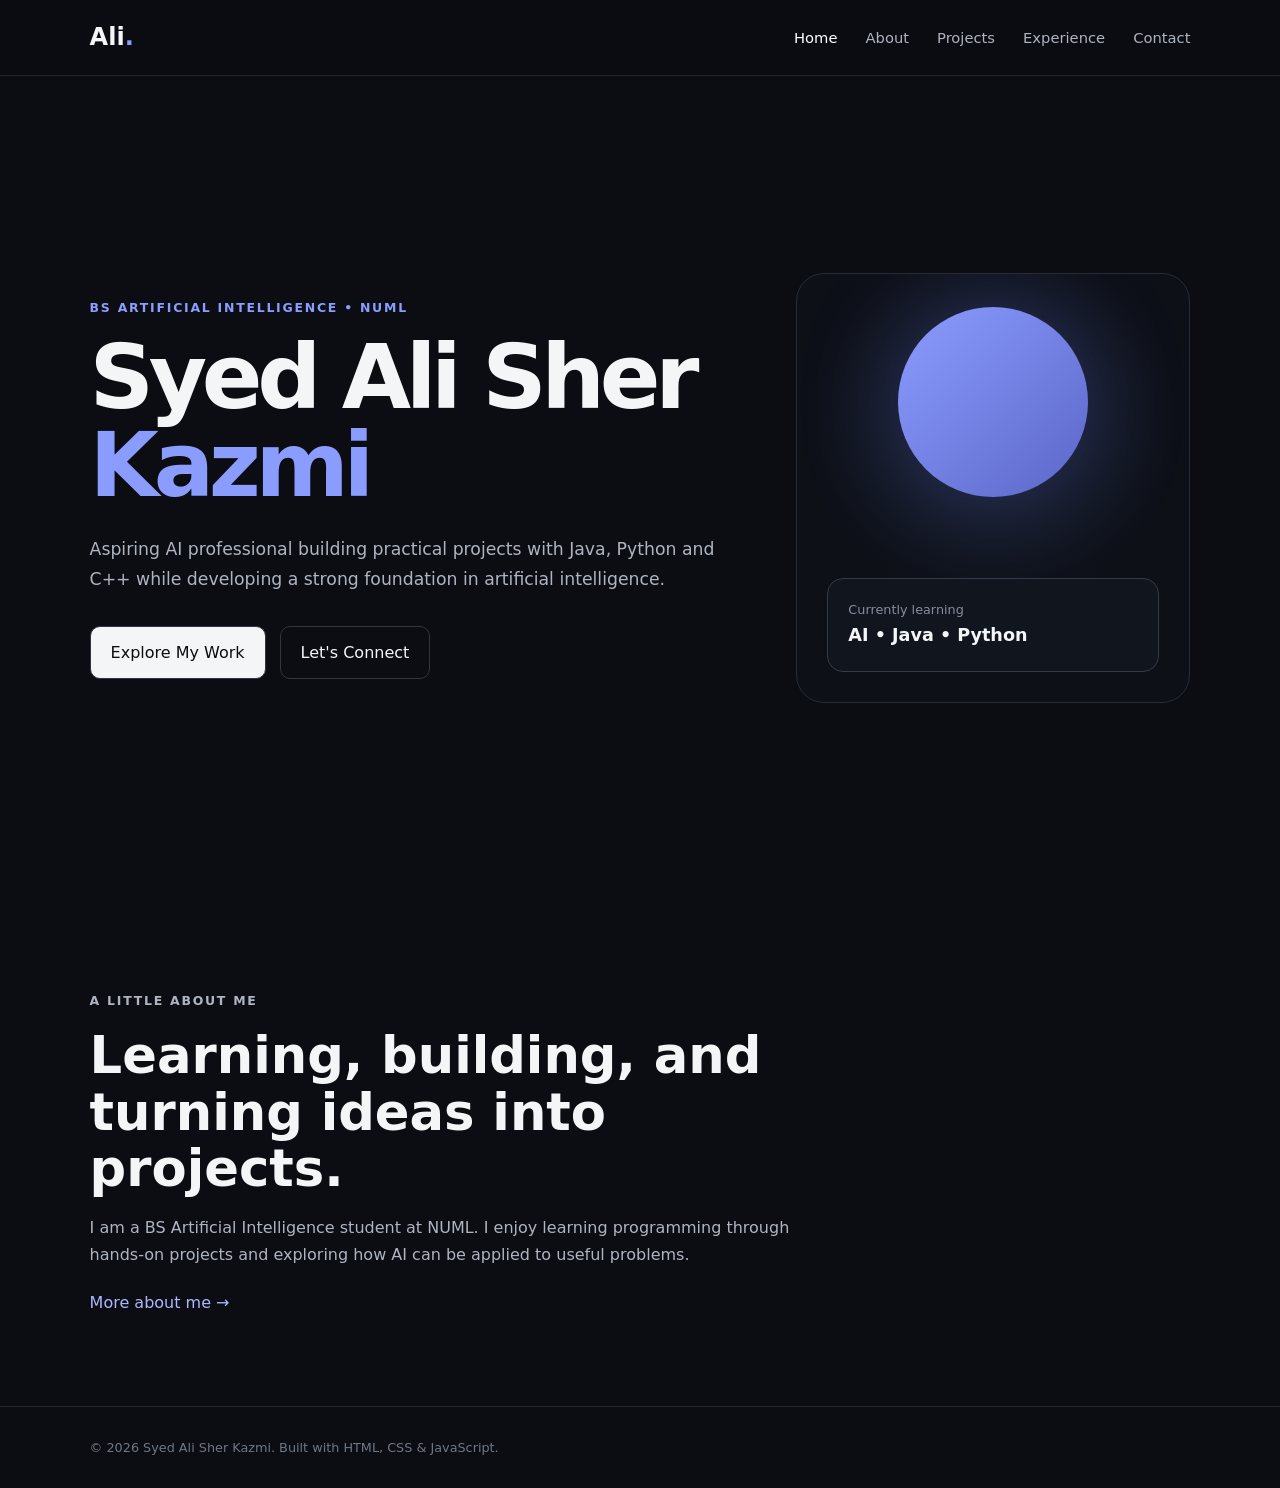
<file: index.html>
<!DOCTYPE html>
<html lang="en">
<head>
  <meta charset="UTF-8">
  <meta name="viewport" content="width=device-width, initial-scale=1.0">
  <meta name="description" content="Syed Ali Sher Kazmi — personal portfolio">
  <title>Syed Ali Sher Kazmi | Portfolio</title>
  <link rel="stylesheet" href="style.css">
</head>
<body>
  <div class="page-transition"></div>
  <header class="navbar">
    <a class="logo" href="index.html">Ali<span>.</span></a>
    <button class="menu-toggle" aria-label="Open navigation">☰</button>
    <nav>
      <a class="active" href="index.html">Home</a>
      <a href="about.html">About</a>
      <a href="projects.html">Projects</a>
      <a href="experience.html">Experience</a>
      <a href="contact.html">Contact</a>
    </nav>
  </header>

  <main>
    <section class="hero">
      <div class="hero-content reveal">
        <p class="eyebrow">BS Artificial Intelligence • NUML</p>
        <h1>Syed Ali Sher<br><span>Kazmi</span></h1>
        <p class="hero-text">Aspiring AI professional building practical projects with Java, Python and C++ while developing a strong foundation in artificial intelligence.</p>
        <div class="actions">
          <a class="btn primary" href="projects.html">Explore My Work</a>
          <a class="btn secondary" href="contact.html">Let's Connect</a>
        </div>
      </div>
      <div class="hero-card reveal delay">
        <div class="orb"></div>
        <div class="mini-card">
          <span>Currently learning</span>
          <strong>AI • Java • Python</strong>
        </div>
      </div>
    </section>

    <section class="section intro reveal">
      <p class="eyebrow">A little about me</p>
      <h2>Learning, building, and turning ideas into projects.</h2>
      <p>I am a BS Artificial Intelligence student at NUML. I enjoy learning programming through hands-on projects and exploring how AI can be applied to useful problems.</p>
      <a class="text-link" href="about.html">More about me →</a>
    </section>
  </main>

  <footer><p>© 2026 Syed Ali Sher Kazmi. Built with HTML, CSS & JavaScript.</p></footer>
  <script src="script.js"></script>
</body>
</html>
</file>
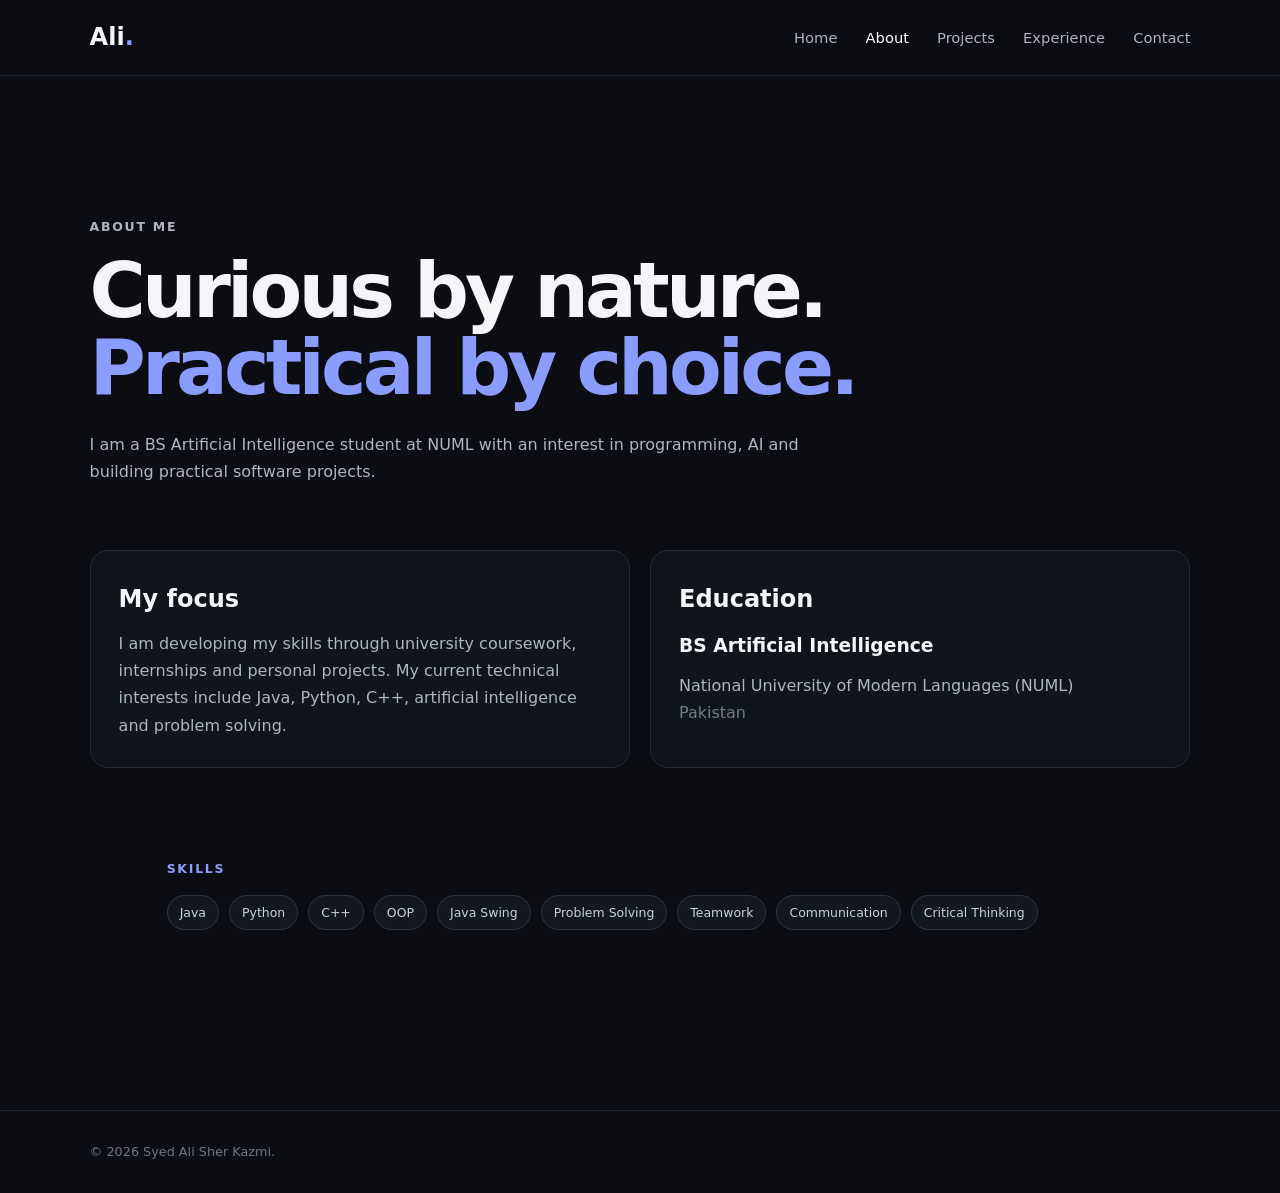
<file: about.html>
<!DOCTYPE html>
<html lang="en">
<head><meta charset="UTF-8"><meta name="viewport" content="width=device-width, initial-scale=1.0"><title>About | Syed Ali Sher Kazmi</title><link rel="stylesheet" href="style.css"></head>
<body><div class="page-transition"></div>
<header class="navbar"><a class="logo" href="index.html">Ali<span>.</span></a><button class="menu-toggle">☰</button><nav><a href="index.html">Home</a><a class="active" href="about.html">About</a><a href="projects.html">Projects</a><a href="experience.html">Experience</a><a href="contact.html">Contact</a></nav></header>
<main class="page">
<section class="page-head reveal"><p class="eyebrow">About me</p><h1>Curious by nature.<br><span>Practical by choice.</span></h1><p>I am a BS Artificial Intelligence student at NUML with an interest in programming, AI and building practical software projects.</p></section>
<section class="grid-2">
<div class="panel reveal"><h2>My focus</h2><p>I am developing my skills through university coursework, internships and personal projects. My current technical interests include Java, Python, C++, artificial intelligence and problem solving.</p></div>
<div class="panel reveal delay"><h2>Education</h2><h3>BS Artificial Intelligence</h3><p>National University of Modern Languages (NUML)</p><p class="muted">Pakistan</p></div>
</section>
<section class="section reveal"><p class="eyebrow">Skills</p><div class="chips"><span>Java</span><span>Python</span><span>C++</span><span>OOP</span><span>Java Swing</span><span>Problem Solving</span><span>Teamwork</span><span>Communication</span><span>Critical Thinking</span></div></section>
</main><footer><p>© 2026 Syed Ali Sher Kazmi.</p></footer><script src="script.js"></script></body></html>
</file>
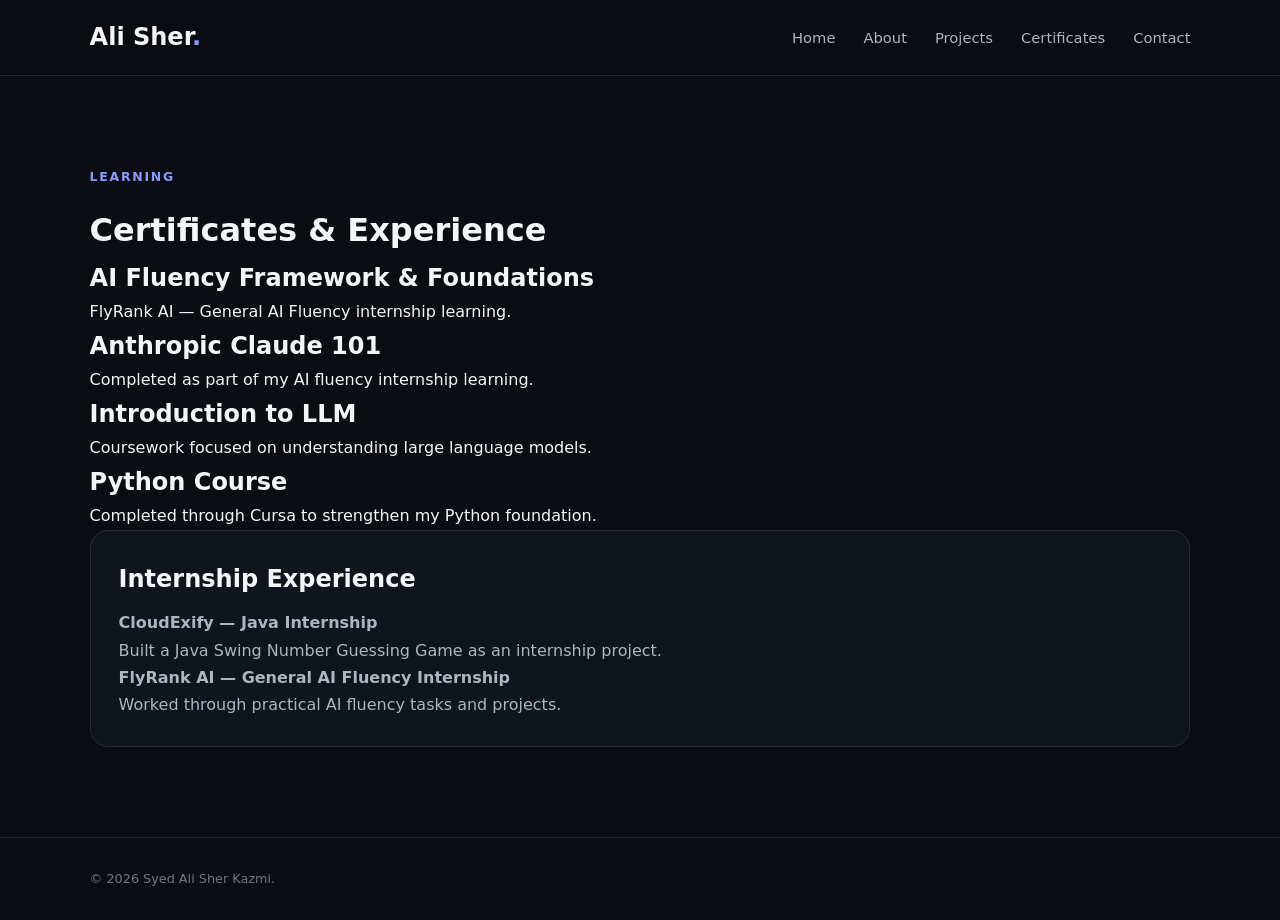
<file: certificates.html>
<!DOCTYPE html>
<html lang="en">
<head><meta charset="UTF-8"><meta name="viewport" content="width=device-width, initial-scale=1.0"><title>Certificates | Ali Sher</title><link rel="stylesheet" href="style.css"></head>
<body>
<header class="navbar"><a class="logo" href="index.html">Ali Sher<span>.</span></a><nav><a href="index.html">Home</a><a href="about.html">About</a><a href="projects.html">Projects</a><a href="certificates.html">Certificates</a><a href="contact.html">Contact</a></nav></header>
<main class="page">
<p class="eyebrow">Learning</p><h1>Certificates & Experience</h1>
<div class="cards">
<article><h2>AI Fluency Framework & Foundations</h2><p>FlyRank AI — General AI Fluency internship learning.</p></article>
<article><h2>Anthropic Claude 101</h2><p>Completed as part of my AI fluency internship learning.</p></article>
<article><h2>Introduction to LLM</h2><p>Coursework focused on understanding large language models.</p></article>
<article><h2>Python Course</h2><p>Completed through Cursa to strengthen my Python foundation.</p></article>
</div>
<section class="panel"><h2>Internship Experience</h2><p><strong>CloudExify — Java Internship</strong><br>Built a Java Swing Number Guessing Game as an internship project.</p><p><strong>FlyRank AI — General AI Fluency Internship</strong><br>Worked through practical AI fluency tasks and projects.</p></section>
</main>
<footer><p>© 2026 Syed Ali Sher Kazmi.</p></footer>
</body>
</html>
</file>
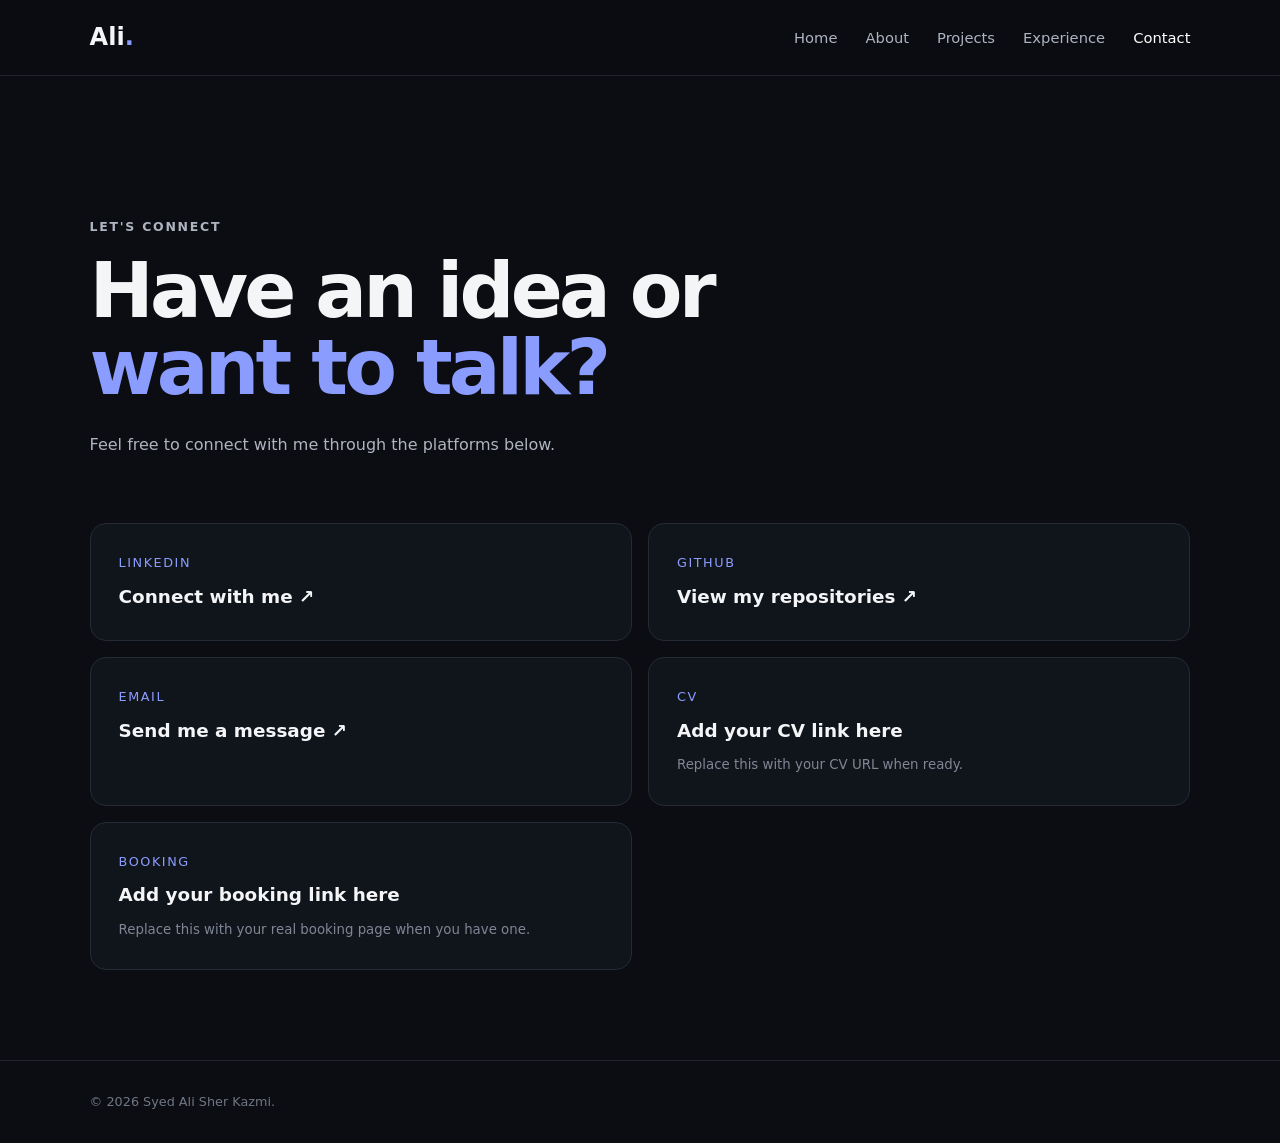
<file: contact.html>
<!DOCTYPE html>
<html lang="en">
<head><meta charset="UTF-8"><meta name="viewport" content="width=device-width, initial-scale=1.0"><title>Contact | Syed Ali Sher Kazmi</title><link rel="stylesheet" href="style.css"></head>
<body><div class="page-transition"></div>
<header class="navbar"><a class="logo" href="index.html">Ali<span>.</span></a><button class="menu-toggle">☰</button><nav><a href="index.html">Home</a><a href="about.html">About</a><a href="projects.html">Projects</a><a href="experience.html">Experience</a><a class="active" href="contact.html">Contact</a></nav></header>
<main class="page"><section class="page-head reveal"><p class="eyebrow">Let's connect</p><h1>Have an idea or<br><span>want to talk?</span></h1><p>Feel free to connect with me through the platforms below.</p></section>
<section class="contact-grid reveal">
<a class="contact-card" href="https://www.linkedin.com/in/syed-ali-sher-kazmi-859553371" target="_blank"><span>LinkedIn</span><strong>Connect with me ↗</strong></a>
<a class="contact-card" href="https://github.com/sher90674-hue" target="_blank"><span>GitHub</span><strong>View my repositories ↗</strong></a>
<a class="contact-card" href="mailto:YOUR_EMAIL@example.com"><span>Email</span><strong>Send me a message ↗</strong></a>
<div class="contact-card"><span>CV</span><strong>Add your CV link here</strong><small>Replace this with your CV URL when ready.</small></div>
<div class="contact-card"><span>Booking</span><strong>Add your booking link here</strong><small>Replace this with your real booking page when you have one.</small></div>
</section>
</main><footer><p>© 2026 Syed Ali Sher Kazmi.</p></footer><script src="script.js"></script></body></html>
</file>
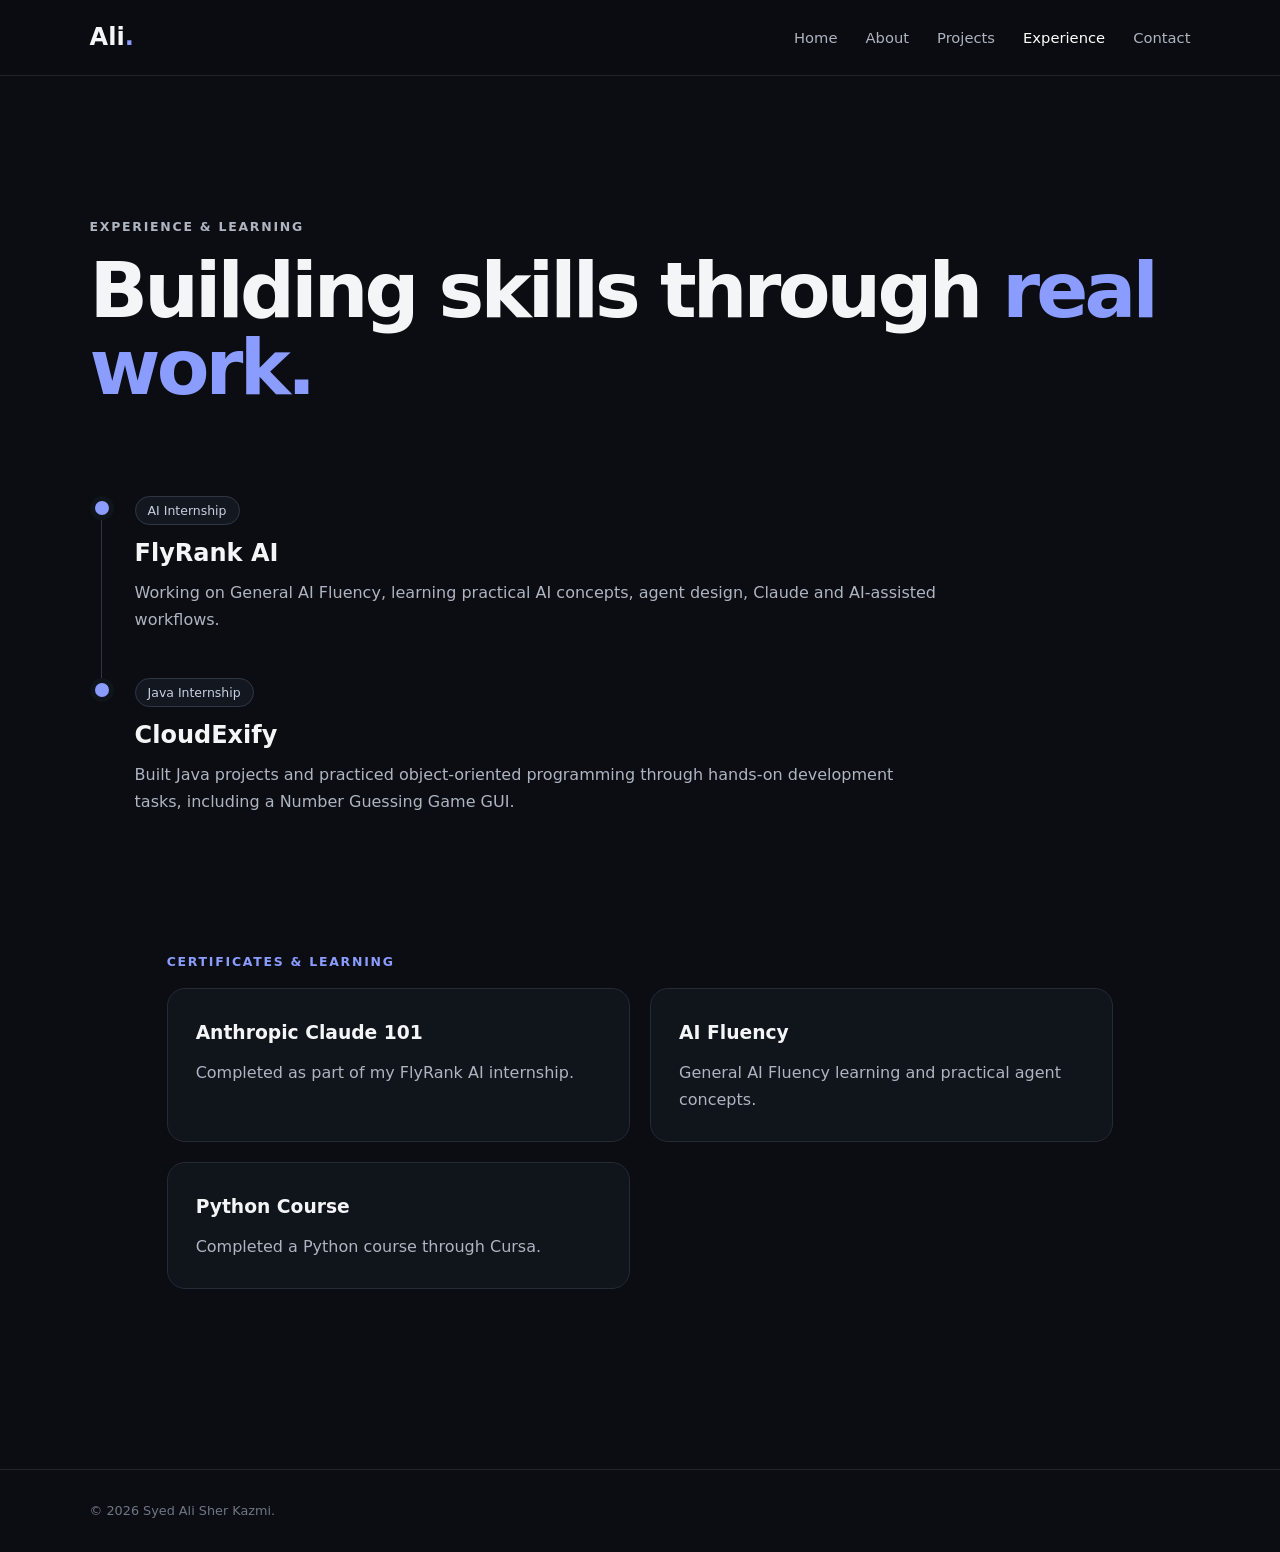
<file: experience.html>
<!DOCTYPE html>
<html lang="en">
<head><meta charset="UTF-8"><meta name="viewport" content="width=device-width, initial-scale=1.0"><title>Experience | Syed Ali Sher Kazmi</title><link rel="stylesheet" href="style.css"></head>
<body><div class="page-transition"></div>
<header class="navbar"><a class="logo" href="index.html">Ali<span>.</span></a><button class="menu-toggle">☰</button><nav><a href="index.html">Home</a><a href="about.html">About</a><a href="projects.html">Projects</a><a class="active" href="experience.html">Experience</a><a href="contact.html">Contact</a></nav></header>
<main class="page"><section class="page-head reveal"><p class="eyebrow">Experience & learning</p><h1>Building skills through <span>real work.</span></h1></section>
<section class="timeline">
<div class="timeline-item reveal"><div class="dot"></div><div><span class="tag">AI Internship</span><h2>FlyRank AI</h2><p>Working on General AI Fluency, learning practical AI concepts, agent design, Claude and AI-assisted workflows.</p></div></div>
<div class="timeline-item reveal delay"><div class="dot"></div><div><span class="tag">Java Internship</span><h2>CloudExify</h2><p>Built Java projects and practiced object-oriented programming through hands-on development tasks, including a Number Guessing Game GUI.</p></div></div>
</section>
<section class="section reveal"><p class="eyebrow">Certificates & learning</p><div class="cert-grid"><div class="panel"><h3>Anthropic Claude 101</h3><p>Completed as part of my FlyRank AI internship.</p></div><div class="panel"><h3>AI Fluency</h3><p>General AI Fluency learning and practical agent concepts.</p></div><div class="panel"><h3>Python Course</h3><p>Completed a Python course through Cursa.</p></div></div></section>
</main><footer><p>© 2026 Syed Ali Sher Kazmi.</p></footer><script src="script.js"></script></body></html>
</file>
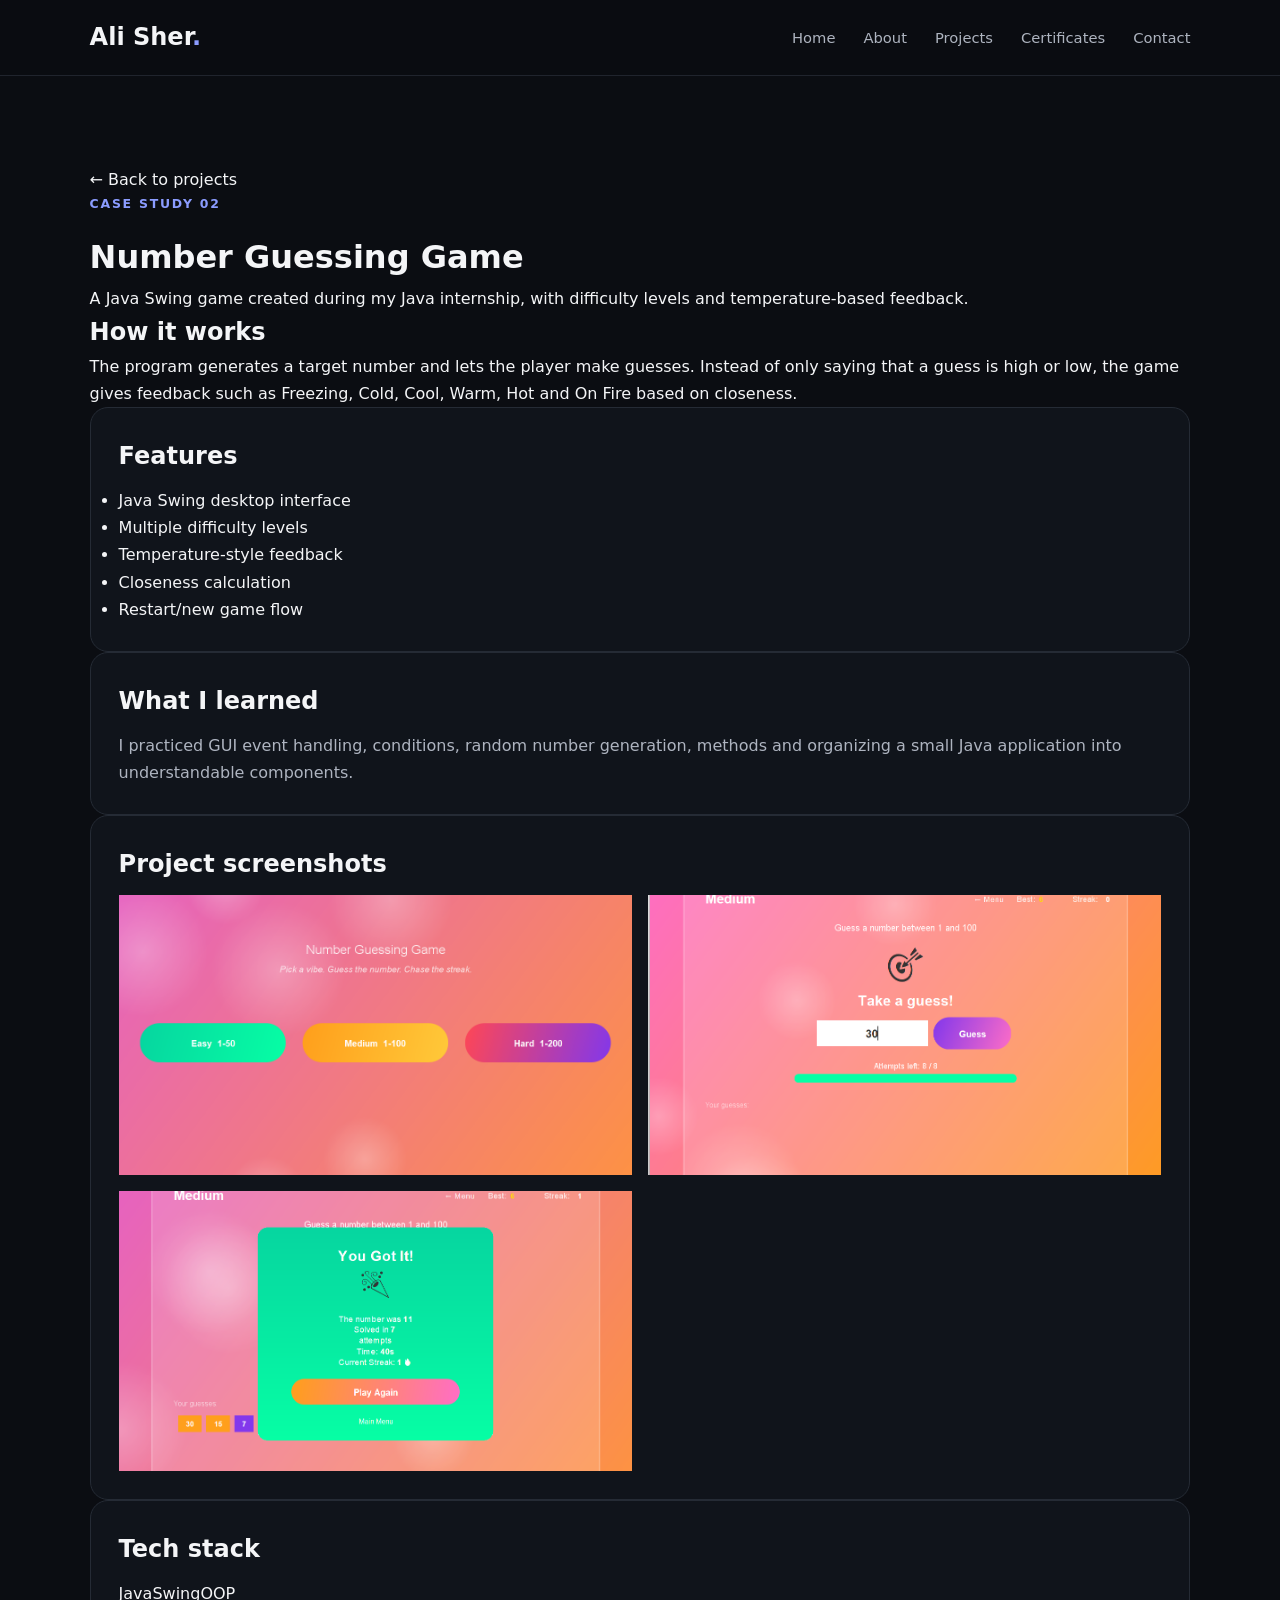
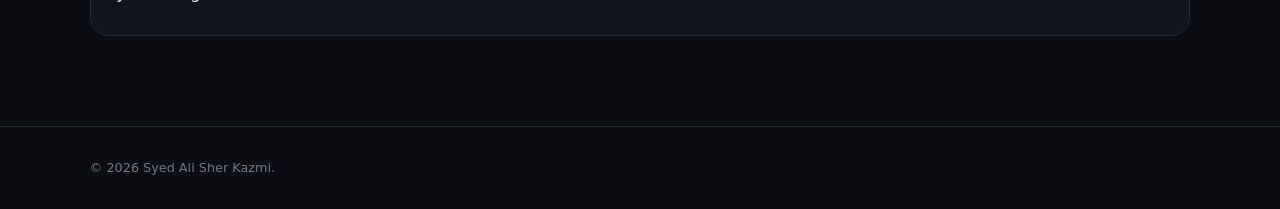
<file: project-guessing.html>
<!DOCTYPE html>
<html lang="en"><head><meta charset="UTF-8"><meta name="viewport" content="width=device-width, initial-scale=1.0"><title>Number Guessing Game | Ali Sher</title><link rel="stylesheet" href="style.css"></head>
<body>
<header class="navbar"><a class="logo" href="index.html">Ali Sher<span>.</span></a><nav><a href="index.html">Home</a><a href="about.html">About</a><a href="projects.html">Projects</a><a href="certificates.html">Certificates</a><a href="contact.html">Contact</a></nav></header>
<main class="page"><a class="back" href="projects.html">← Back to projects</a><p class="eyebrow">Case Study 02</p><h1>Number Guessing Game</h1><p class="lead">A Java Swing game created during my Java internship, with difficulty levels and temperature-based feedback.</p>
<section class="case-section"><h2>How it works</h2><p>The program generates a target number and lets the player make guesses. Instead of only saying that a guess is high or low, the game gives feedback such as Freezing, Cold, Cool, Warm, Hot and On Fire based on closeness.</p></section>
<section class="content-grid"><div class="panel"><h2>Features</h2><ul><li>Java Swing desktop interface</li><li>Multiple difficulty levels</li><li>Temperature-style feedback</li><li>Closeness calculation</li><li>Restart/new game flow</li></ul></div><div class="panel"><h2>What I learned</h2><p>I practiced GUI event handling, conditions, random number generation, methods and organizing a small Java application into understandable components.</p></div></section>
<section class="panel"><h2>Project screenshots</h2><div class="screenshot-grid"><img src="number-guessing-menu.png" alt="Number Guessing Game menu"><img src="number-guessing-game.png" alt="Number Guessing Game"><img src="number-guessing-result.png" alt="Number Guessing Game result"></div></section>
<section class="panel"><h2>Tech stack</h2><div class="tags"><span>Java</span><span>Swing</span><span>OOP</span></div></section></main>
<footer><p>© 2026 Syed Ali Sher Kazmi.</p></footer></body></html>
</file>
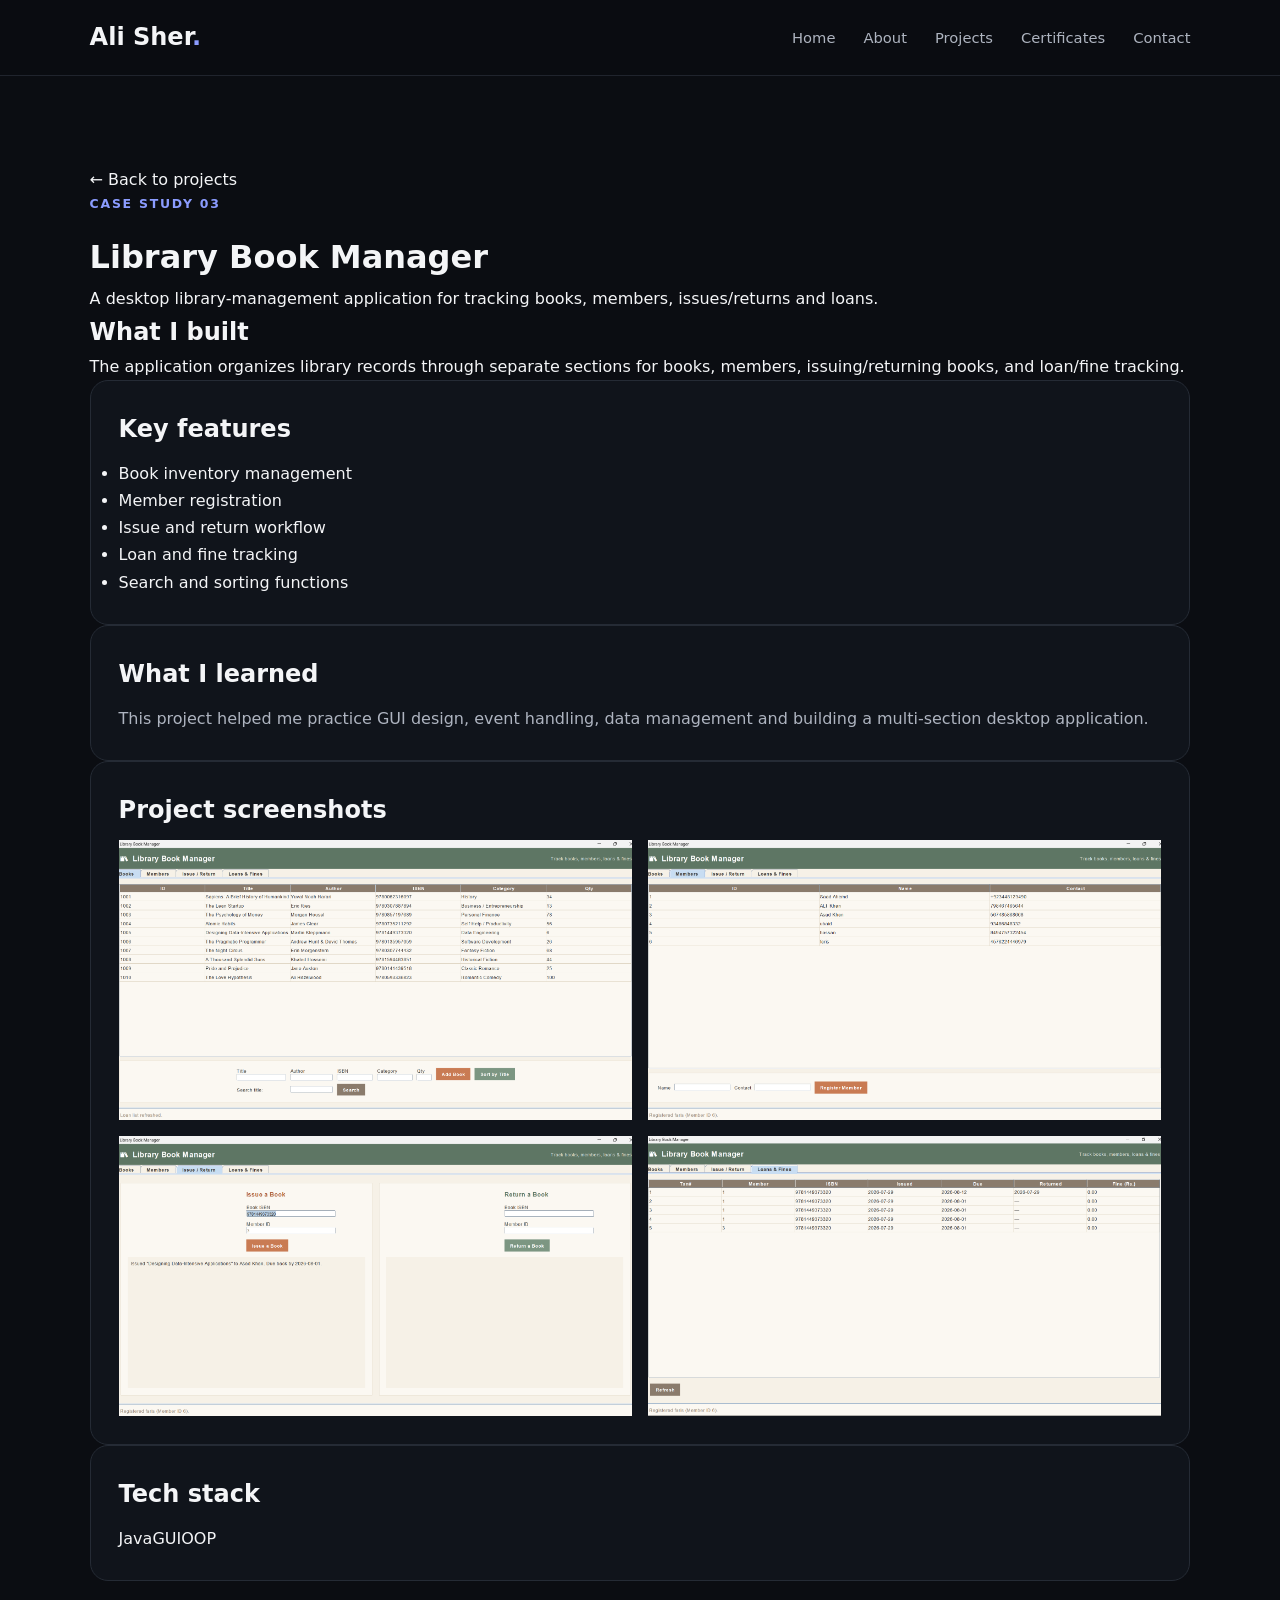
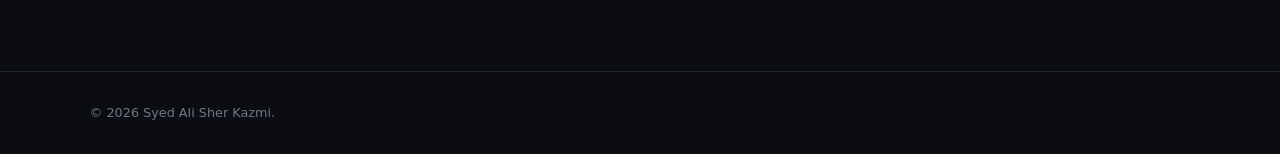
<file: project-library.html>
<!DOCTYPE html>
<html lang="en"><head><meta charset="UTF-8"><meta name="viewport" content="width=device-width, initial-scale=1.0"><title>Library Book Manager | Ali Sher</title><link rel="stylesheet" href="style.css"></head>
<body>
<header class="navbar"><a class="logo" href="index.html">Ali Sher<span>.</span></a><nav><a href="index.html">Home</a><a href="about.html">About</a><a href="projects.html">Projects</a><a href="certificates.html">Certificates</a><a href="contact.html">Contact</a></nav></header>
<main class="page"><a class="back" href="projects.html">← Back to projects</a><p class="eyebrow">Case Study 03</p><h1>Library Book Manager</h1><p class="lead">A desktop library-management application for tracking books, members, issues/returns and loans.</p>
<section class="case-section"><h2>What I built</h2><p>The application organizes library records through separate sections for books, members, issuing/returning books, and loan/fine tracking.</p></section>
<section class="content-grid"><div class="panel"><h2>Key features</h2><ul><li>Book inventory management</li><li>Member registration</li><li>Issue and return workflow</li><li>Loan and fine tracking</li><li>Search and sorting functions</li></ul></div><div class="panel"><h2>What I learned</h2><p>This project helped me practice GUI design, event handling, data management and building a multi-section desktop application.</p></div></section>
<section class="panel"><h2>Project screenshots</h2><div class="screenshot-grid"><img src="library-books.png" alt="Library books screen"><img src="library-members.png" alt="Library members screen"><img src="library-issue-return.png" alt="Library issue and return screen"><img src="library-loans-fines.png" alt="Library loans and fines screen"></div></section>
<section class="panel"><h2>Tech stack</h2><div class="tags"><span>Java</span><span>GUI</span><span>OOP</span></div></section></main>
<footer><p>© 2026 Syed Ali Sher Kazmi.</p></footer></body></html>
</file>
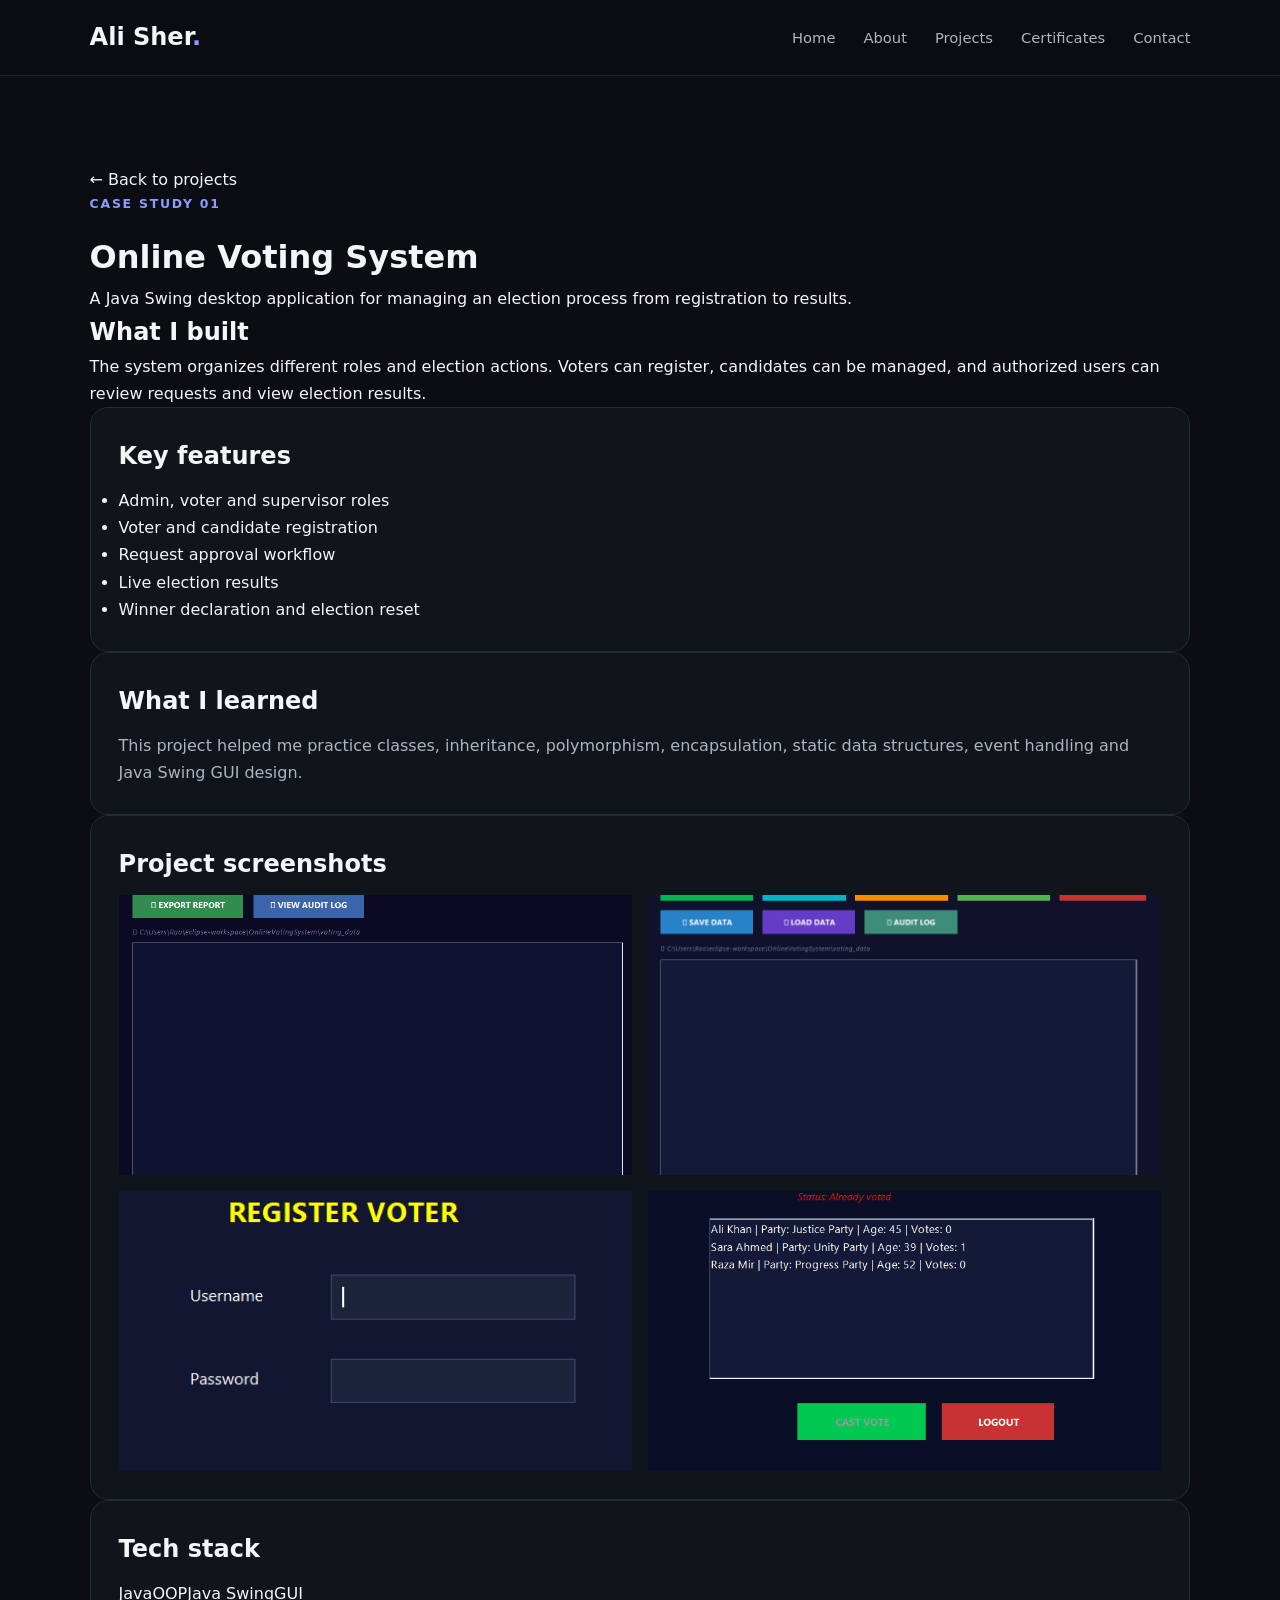
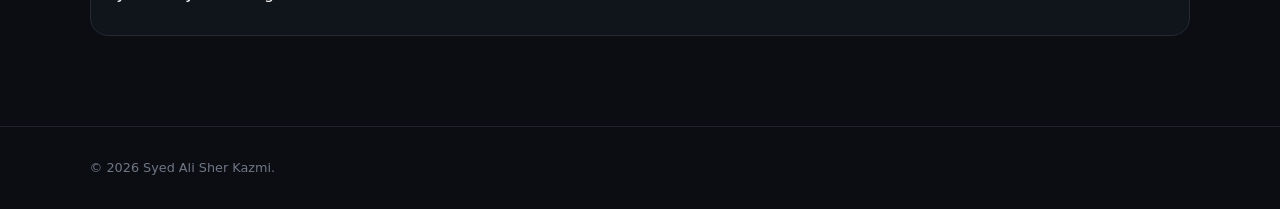
<file: project-voting.html>
<!DOCTYPE html>
<html lang="en"><head><meta charset="UTF-8"><meta name="viewport" content="width=device-width, initial-scale=1.0"><title>Online Voting System | Ali Sher</title><link rel="stylesheet" href="style.css"></head>
<body>
<header class="navbar"><a class="logo" href="index.html">Ali Sher<span>.</span></a><nav><a href="index.html">Home</a><a href="about.html">About</a><a href="projects.html">Projects</a><a href="certificates.html">Certificates</a><a href="contact.html">Contact</a></nav></header>
<main class="page"><a class="back" href="projects.html">← Back to projects</a><p class="eyebrow">Case Study 01</p><h1>Online Voting System</h1><p class="lead">A Java Swing desktop application for managing an election process from registration to results.</p>
<section class="case-section"><h2>What I built</h2><p>The system organizes different roles and election actions. Voters can register, candidates can be managed, and authorized users can review requests and view election results.</p></section>
<section class="content-grid"><div class="panel"><h2>Key features</h2><ul><li>Admin, voter and supervisor roles</li><li>Voter and candidate registration</li><li>Request approval workflow</li><li>Live election results</li><li>Winner declaration and election reset</li></ul></div><div class="panel"><h2>What I learned</h2><p>This project helped me practice classes, inheritance, polymorphism, encapsulation, static data structures, event handling and Java Swing GUI design.</p></div></section>
<section class="panel"><h2>Project screenshots</h2><div class="screenshot-grid"><img src="voting-supervisor.png" alt="Online Voting System supervisor screen"><img src="voting-admin.png" alt="Online Voting System admin screen"><img src="voting-register.png" alt="Online Voting System registration screen"><img src="voting-cast.png" alt="Online Voting System voting screen"></div></section>
<section class="panel"><h2>Tech stack</h2><div class="tags"><span>Java</span><span>OOP</span><span>Java Swing</span><span>GUI</span></div></section></main>
<footer><p>© 2026 Syed Ali Sher Kazmi.</p></footer></body></html>
</file>
<file: style.css>
*{box-sizing:border-box;margin:0;padding:0}html{scroll-behavior:smooth}body{font-family:Inter,system-ui,-apple-system,BlinkMacSystemFont,"Segoe UI",sans-serif;background:#0b0d12;color:#f4f5f7;line-height:1.7;overflow-x:hidden}a{color:inherit;text-decoration:none}.page-transition{position:fixed;inset:0;background:#0b0d12;z-index:9999;pointer-events:none;animation:pageIn .55s ease forwards}.navbar{height:76px;display:flex;align-items:center;justify-content:space-between;padding:0 7%;border-bottom:1px solid #20242d;position:sticky;top:0;background:rgba(11,13,18,.88);backdrop-filter:blur(14px);z-index:50}.logo{font-size:1.5rem;font-weight:800}.logo span,h1 span{color:#8b9cff}.navbar nav{display:flex;gap:28px}.navbar nav a{font-size:.92rem;color:#aeb4c0;transition:.25s}.navbar nav a:hover,.navbar nav a.active{color:#fff}.menu-toggle{display:none;background:none;border:0;color:#fff;font-size:1.4rem}.hero{min-height:calc(100vh - 76px);display:grid;grid-template-columns:1.25fr .75fr;align-items:center;gap:50px;padding:7%}.eyebrow{font-size:.78rem;letter-spacing:.14em;text-transform:uppercase;color:#8b9cff;font-weight:700;margin-bottom:16px}.hero h1{font-size:clamp(3.3rem,7vw,6.6rem);line-height:.98;letter-spacing:-.06em;margin-bottom:26px}.hero-text{max-width:650px;color:#aeb4c0;font-size:1.08rem}.actions{display:flex;gap:14px;margin-top:32px}.btn{padding:12px 20px;border:1px solid #303642;border-radius:10px;transition:.25s}.btn:hover{transform:translateY(-3px);border-color:#707a91}.btn.primary{background:#f4f5f7;color:#0b0d12}.btn.secondary{color:#f4f5f7}.hero-card{height:430px;border:1px solid #272d38;border-radius:28px;position:relative;overflow:hidden;background:radial-gradient(circle at 50% 35%,#1d2436 0,#0d1017 55%)}.orb{width:190px;height:190px;border-radius:50%;position:absolute;left:50%;top:30%;transform:translate(-50%,-50%);background:linear-gradient(135deg,#8b9cff,#5b67c8);filter:blur(.2px);box-shadow:0 0 100px #5262d055;animation:float 5s ease-in-out infinite}.mini-card{position:absolute;left:30px;right:30px;bottom:30px;padding:20px;border:1px solid #343b49;background:#11151d;border-radius:16px}.mini-card span{display:block;color:#858d9b;font-size:.8rem}.mini-card strong{font-size:1.1rem}.section,.page{padding:90px 7%}.intro{max-width:900px}.intro h2{font-size:clamp(2rem,4vw,3.5rem);line-height:1.1;margin-bottom:18px}.intro p,.page-head>p{color:#aeb4c0;max-width:750px}.text-link{display:inline-block;margin-top:20px;color:#aeb7ff}.page-head{padding:50px 0 65px}.page-head h1{font-size:clamp(3rem,6vw,5.5rem);line-height:1;letter-spacing:-.05em;margin-bottom:24px}.grid-2,.cert-grid{display:grid;grid-template-columns:repeat(2,1fr);gap:20px}.panel{border:1px solid #252b35;background:#10141b;border-radius:18px;padding:28px}.panel h2,.panel h3{margin-bottom:10px}.panel p{color:#aeb4c0}.muted{color:#737b89!important}.chips{display:flex;flex-wrap:wrap;gap:10px}.chips span,.tag{border:1px solid #303744;background:#121720;color:#c9cfe0;border-radius:999px;padding:6px 12px;font-size:.78rem}.project-grid{display:grid;grid-template-columns:repeat(3,1fr);gap:20px}.project-card{border:1px solid #252b35;background:#10141b;border-radius:18px;overflow:hidden;transition:.3s}.project-card:hover{transform:translateY(-7px);border-color:#4b5568}.project-image{height:220px;background:#171c25;display:flex;align-items:center;justify-content:center;overflow:hidden}.project-image img{width:100%;height:100%;object-fit:cover}.project-image.missing:after{content:"Project screenshot";color:#687181}.project-body{padding:24px}.project-body h2{margin:12px 0 8px}.project-body p{color:#9ea6b4;font-size:.92rem}.project-links{margin-top:18px}.project-links a{color:#aeb7ff}.future{margin-top:28px}.timeline{max-width:850px}.timeline-item{display:grid;grid-template-columns:25px 1fr;gap:20px;padding-bottom:45px;position:relative}.timeline-item:not(:last-child):after{content:"";position:absolute;left:11px;top:20px;width:1px;height:calc(100% - 10px);background:#303642}.dot{width:24px;height:24px;border:5px solid #10141b;background:#8b9cff;border-radius:50%;z-index:1}.timeline-item h2{margin:10px 0 5px}.timeline-item p{color:#aeb4c0}.contact-grid{display:grid;grid-template-columns:repeat(2,1fr);gap:16px}.contact-card{padding:28px;border:1px solid #252b35;border-radius:16px;background:#10141b;transition:.3s}.contact-card:hover{transform:translateY(-5px);border-color:#59647a}.contact-card span{display:block;color:#8b9cff;font-size:.8rem;text-transform:uppercase;letter-spacing:.12em}.contact-card strong{display:block;font-size:1.15rem;margin-top:7px}.contact-card small{display:block;color:#7e8796;margin-top:8px}footer{padding:30px 7%;border-top:1px solid #20242d;color:#6f7785;font-size:.8rem}.reveal{opacity:0;transform:translateY(20px);animation:reveal .7s ease .08s forwards}.delay{animation-delay:.2s}@keyframes pageIn{from{opacity:1}to{opacity:0}}@keyframes reveal{to{opacity:1;transform:none}}@keyframes float{0%,100%{transform:translate(-50%,-50%) translateY(0)}50%{transform:translate(-50%,-50%) translateY(-18px)}}@media(max-width:850px){.navbar nav{display:none;position:absolute;top:76px;left:0;right:0;background:#0b0d12;border-bottom:1px solid #20242d;padding:20px 7%;flex-direction:column;gap:16px}.navbar nav.open{display:flex}.menu-toggle{display:block}.hero{grid-template-columns:1fr;padding-top:70px}.hero-card{height:300px}.project-grid,.grid-2,.cert-grid,.contact-grid{grid-template-columns:1fr}.page,.section{padding-top:65px}.hero h1{font-size:4rem}}@media(prefers-reduced-motion:reduce){*,*:before,*:after{animation-duration:.01ms!important;animation-iteration-count:1!important;scroll-behavior:auto!important;transition:none!important}}
.project-showcase{margin-bottom:70px;border-top:1px solid #252b35;padding-top:34px}
.project-heading{display:flex;align-items:flex-end;justify-content:space-between;gap:20px}
.project-heading h2{font-size:clamp(2rem,4vw,3rem);line-height:1.1;margin-top:12px}
.project-github{color:#aeb7ff;white-space:nowrap}
.project-description{max-width:850px;color:#9ea6b4;margin:18px 0 25px}
.screenshot-grid{display:grid;grid-template-columns:repeat(2,1fr);gap:16px}
.screenshot-grid figure{margin:0;border:1px solid #252b35;border-radius:16px;overflow:hidden;background:#10141b;transition:transform .3s ease,border-color .3s ease}
.screenshot-grid figure:hover{transform:translateY(-5px);border-color:#59647a}
.screenshot-grid img{display:block;width:100%;height:280px;object-fit:cover;background:#171c25}
.screenshot-grid figcaption{padding:11px 14px;color:#8f98a8;font-size:.82rem}
@media(max-width:650px){.project-heading{align-items:flex-start;flex-direction:column}.screenshot-grid{grid-template-columns:1fr}.screenshot-grid img{height:auto;max-height:320px;object-fit:contain}}
</file>
